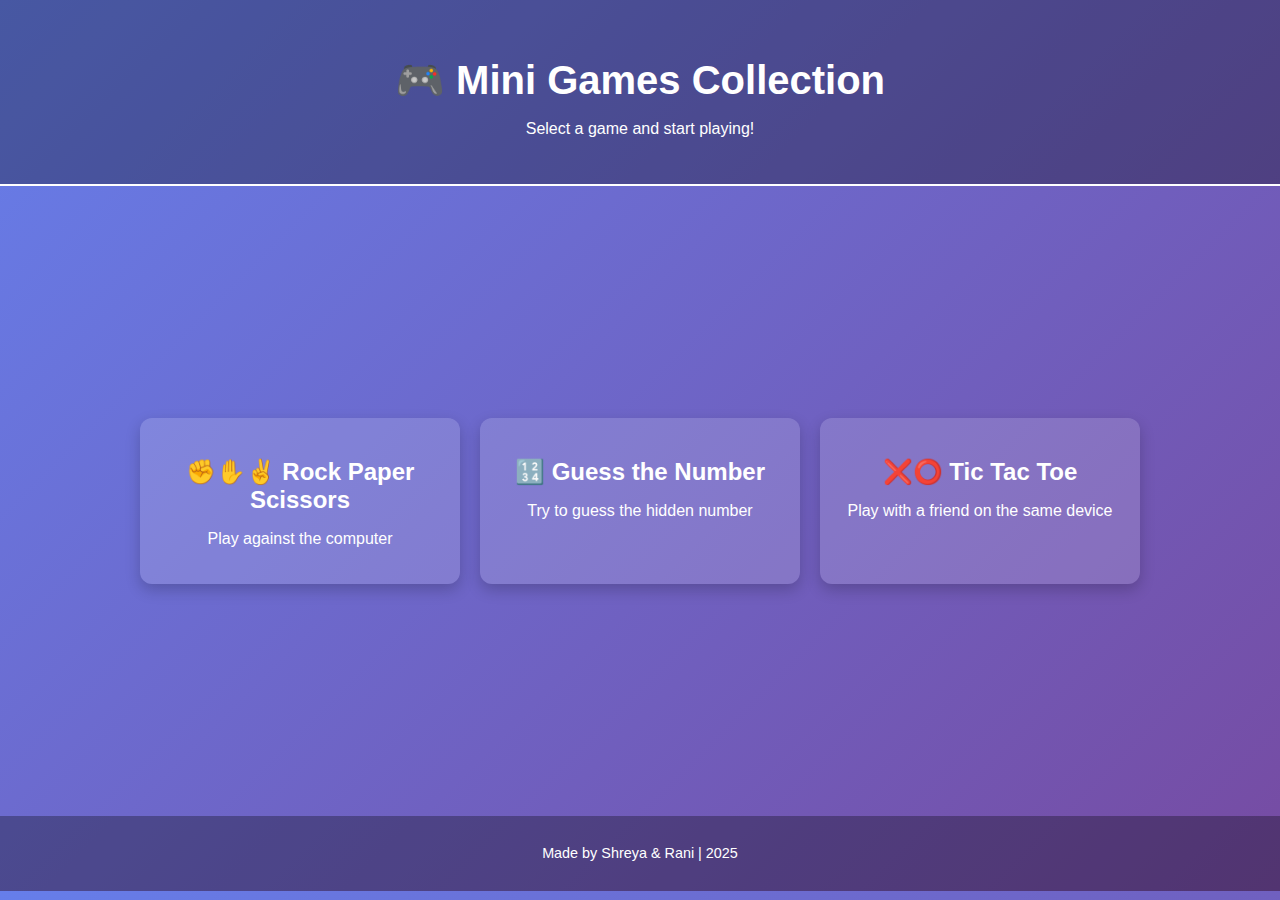
<file: index.html>
<!DOCTYPE html>
<html lang="en">
<head>
  <meta charset="UTF-8">
  <title>Mini Games Collection</title>
  <link rel="stylesheet" href="style.css">
</head>
<body>
  <header>
    <h1>🎮 Mini Games Collection</h1>
    <p>Select a game and start playing!</p>
  </header>

  <main>
    <div class="game-cards">
      <a href="rps.html" class="card">
        <h2>✊✋✌️ Rock Paper Scissors</h2>
        <p>Play against the computer</p>
      </a>

      <a href="guess.html" class="card">
        <h2>🔢 Guess the Number</h2>
        <p>Try to guess the hidden number</p>
      </a>

      <a href="ttt.html" class="card">
        <h2>❌⭕ Tic Tac Toe</h2>
        <p>Play with a friend on the same device</p>
      </a>
    </div>
  </main>

  <footer>
    <p>Made by Shreya & Rani | 2025</p>
  </footer>
</body>
</html>
</file>
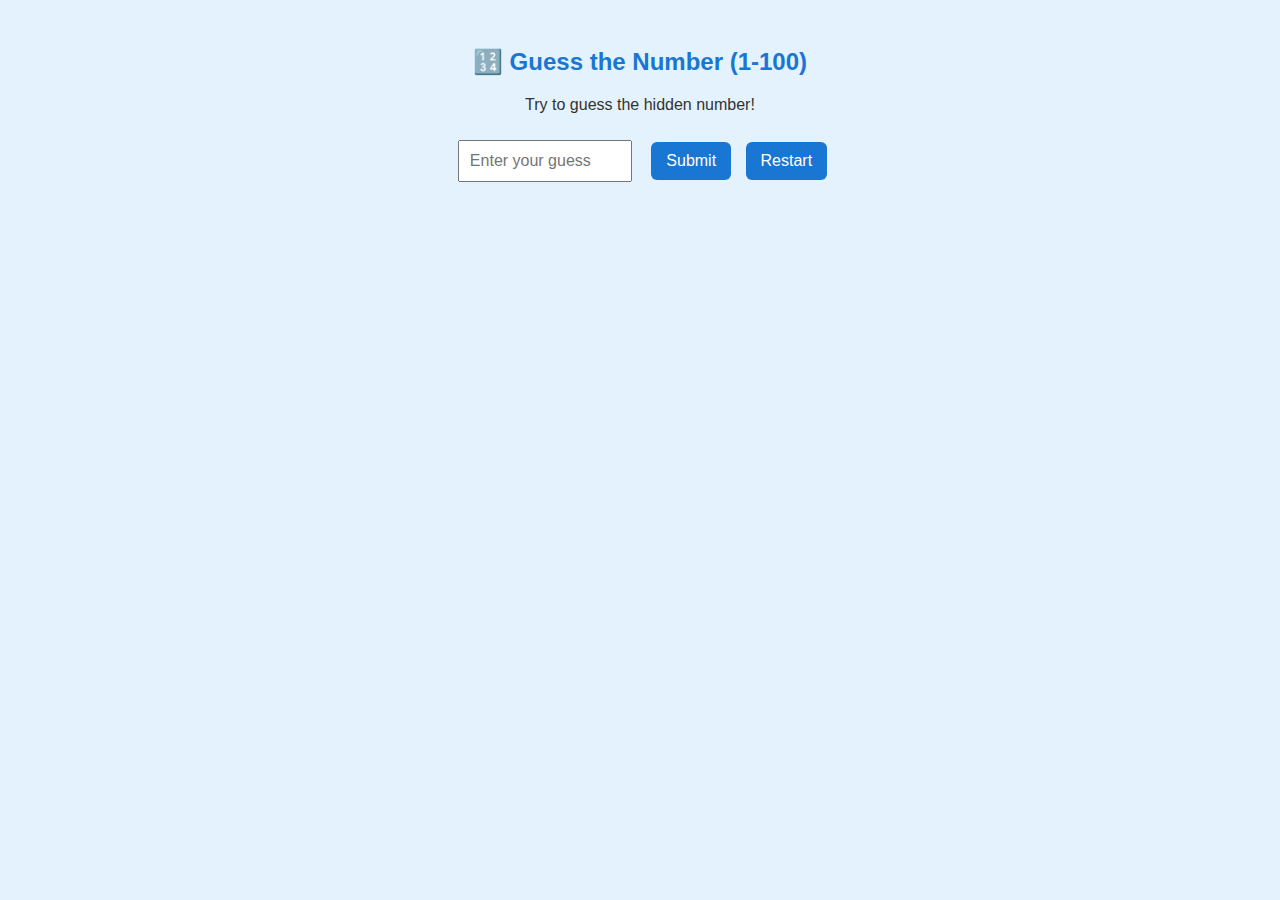
<file: guess.html>
<!DOCTYPE html>
<html lang="en">
<head>
  <meta charset="UTF-8">
  <title>Guess the Number</title>
  <link rel="stylesheet" href="guess.css">
</head>
<body>
  <h2>🔢 Guess the Number (1-100)</h2>
  <p>Try to guess the hidden number!</p>

  <input type="number" id="guess" placeholder="Enter your guess" min="1" max="100">
  <button onclick="checkGuess()">Submit</button>
  <button onclick="resetGame()">Restart</button>

  <div class="feedback">
    <p id="feedback"></p>
    <p id="attempts"></p>
  </div>

  <script src="guess.js"></script>
</body>
</html>
</file>
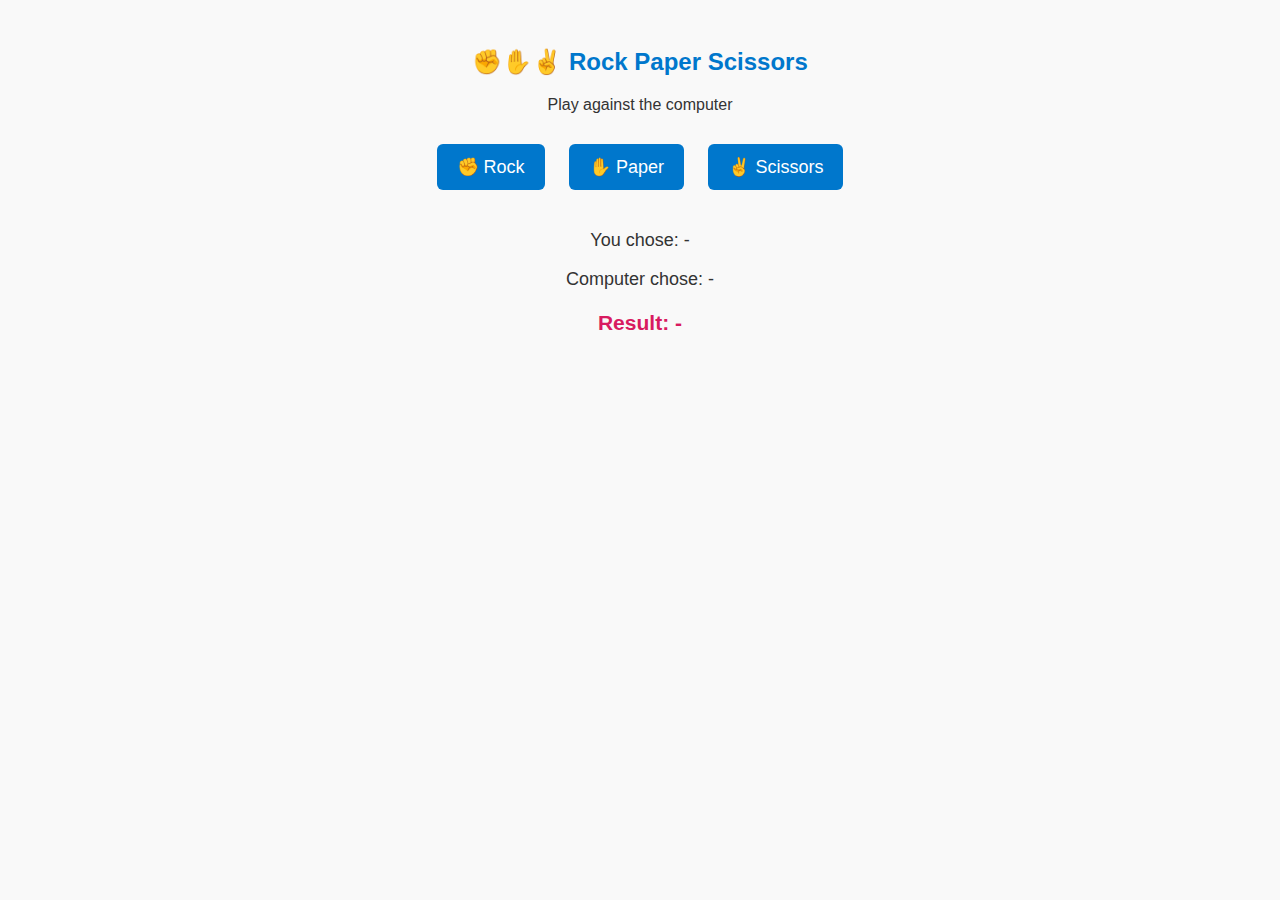
<file: rps.html>
<!DOCTYPE html>
<html lang="en">
<head>
  <meta charset="UTF-8">
  <title>Rock Paper Scissors</title>
  <link rel="stylesheet" href="rps.css">
</head>
<body>
  <h2>✊✋✌️ Rock Paper Scissors</h2>
  <p>Play against the computer</p>

  <div class="buttons">
    <button onclick="play('rock')">✊ Rock</button>
    <button onclick="play('paper')">✋ Paper</button>
    <button onclick="play('scissors')">✌️ Scissors</button>
  </div>

  <div class="results">
    <p id="user-choice">You chose: -</p>
    <p id="computer-choice">Computer chose: -</p>
    <h3 id="result">Result: -</h3>
  </div>

  <script src="rps.js"></script>
</body>
</html>
</file>
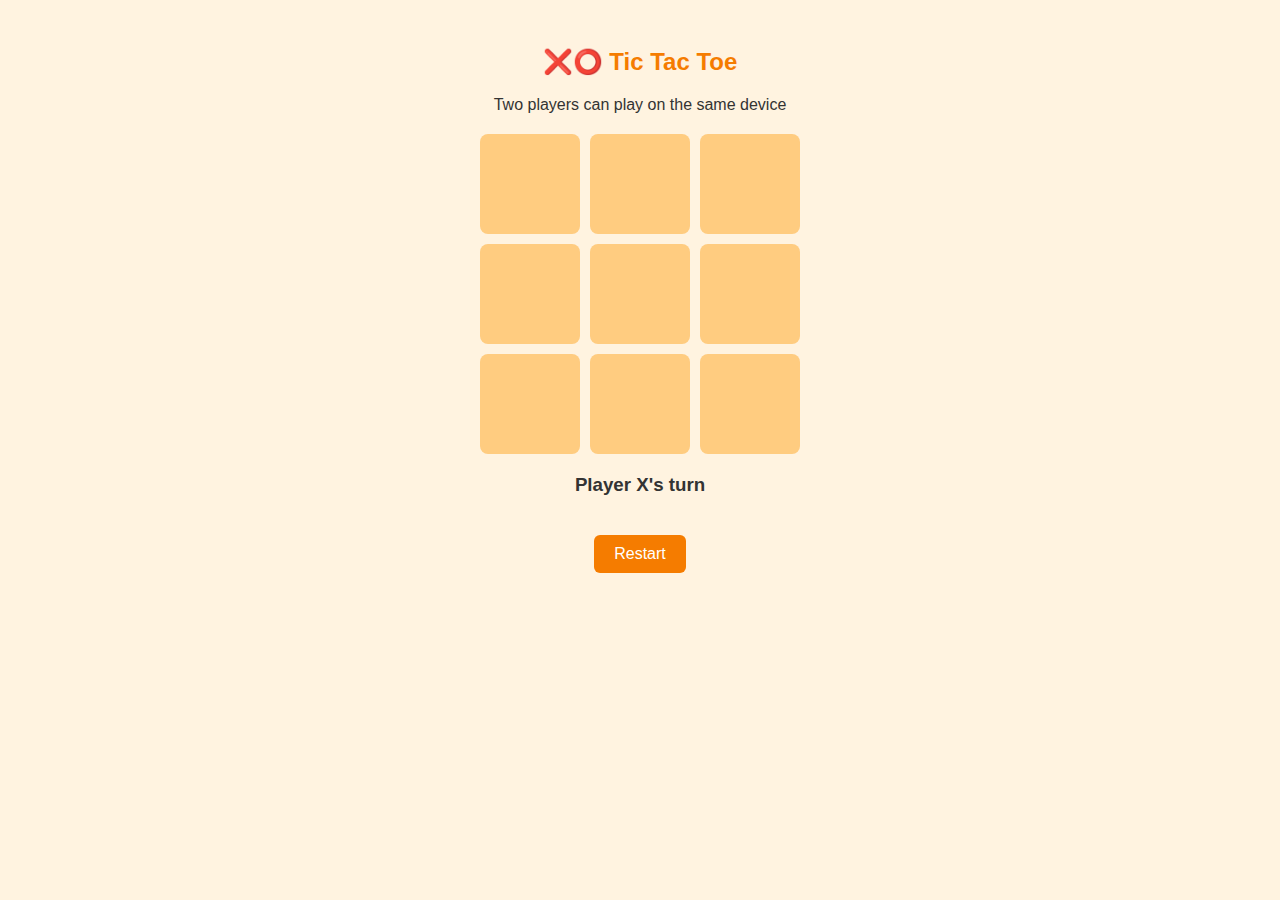
<file: ttt.html>
<!DOCTYPE html>
<html lang="en">
<head>
  <meta charset="UTF-8">
  <title>Tic Tac Toe</title>
  <link rel="stylesheet" href="ttt.css">
</head>
<body>
  <h2>❌⭕ Tic Tac Toe</h2>
  <p>Two players can play on the same device</p>

  <div class="board" id="board">
    <div class="cell" data-index="0"></div>
    <div class="cell" data-index="1"></div>
    <div class="cell" data-index="2"></div>
    <div class="cell" data-index="3"></div>
    <div class="cell" data-index="4"></div>
    <div class="cell" data-index="5"></div>
    <div class="cell" data-index="6"></div>
    <div class="cell" data-index="7"></div>
    <div class="cell" data-index="8"></div>
  </div>

  <h3 id="status">Player X's turn</h3>
  <button onclick="resetGame()">Restart</button>

  <script src="ttt.js"></script>
</body>
</html>
</file>
<file: style.css>
body {
  font-family: "Segoe UI", sans-serif;
  margin: 0;
  padding: 0;
  background: linear-gradient(135deg, #667eea, #764ba2);
  color: #fff;
  text-align: center;
}

header {
  padding: 30px 20px;
  background: rgba(0, 0, 0, 0.3);
  border-bottom: 2px solid #fff;
}

header h1 {
  font-size: 2.5rem;
  margin-bottom: 10px;
}

main {
  display: flex;
  justify-content: center;
  align-items: center;
  min-height: 70vh;
}

.game-cards {
  display: grid;
  grid-template-columns: repeat(auto-fit, minmax(280px, 1fr));
  gap: 20px;
  width: 90%;
  max-width: 1000px;
}

.card {
  background: rgba(255, 255, 255, 0.15);
  border-radius: 12px;
  padding: 20px;
  text-decoration: none;
  color: #fff;
  transition: transform 0.2s ease, background 0.3s ease;
  box-shadow: 0px 6px 15px rgba(0, 0, 0, 0.2);
}

.card:hover {
  background: rgba(255, 255, 255, 0.25);
  transform: translateY(-5px);
}

.card h2 {
  font-size: 1.5rem;
  margin-bottom: 10px;
}

footer {
  padding: 15px;
  background: rgba(0, 0, 0, 0.3);
  font-size: 0.9rem;
}
</file>
<file: guess.css>
body {
  font-family: "Segoe UI", sans-serif;
  text-align: center;
  background: #e3f2fd;
  color: #333;
  padding: 20px;
}

h2 {
  color: #1976d2;
}

input {
  padding: 10px;
  font-size: 16px;
  width: 150px;
  margin: 10px;
}

button {
  padding: 10px 15px;
  margin: 5px;
  font-size: 16px;
  background: #1976d2;
  color: white;
  border: none;
  border-radius: 6px;
  cursor: pointer;
  transition: background 0.3s;
}

button:hover {
  background: #0d47a1;
}

.feedback {
  margin-top: 20px;
  font-weight: bold;
  font-size: 18px;
}
</file>
<file: rps.css>
body {
  font-family: "Segoe UI", sans-serif;
  text-align: center;
  background: #f9f9f9;
  color: #333;
  padding: 20px;
}

h2 {
  color: #0077cc;
}

.buttons {
  margin: 20px;
}

button {
  margin: 10px;
  padding: 12px 20px;
  font-size: 18px;
  background: #0077cc;
  color: white;
  border: none;
  border-radius: 6px;
  cursor: pointer;
  transition: background 0.3s;
}

button:hover {
  background: #005fa3;
}

.results {
  margin-top: 30px;
  font-size: 18px;
}

h3 {
  color: #d81b60;
}
</file>
<file: ttt.css>
body {
  font-family: "Segoe UI", sans-serif;
  text-align: center;
  background: #fff3e0;
  color: #333;
  padding: 20px;
}

h2 {
  color: #f57c00;
}

.board {
  display: grid;
  grid-template-columns: repeat(3, 100px);
  grid-gap: 10px;
  margin: 20px auto;
  width: max-content;
}

.cell {
  width: 100px;
  height: 100px;
  background: #ffcc80;
  display: flex;
  align-items: center;
  justify-content: center;
  font-size: 2.5rem;
  cursor: pointer;
  border-radius: 8px;
  user-select: none;
  transition: background 0.3s;
}

.cell:hover {
  background: #ffa726;
}

button {
  margin-top: 20px;
  padding: 10px 20px;
  font-size: 16px;
  background: #f57c00;
  color: white;
  border: none;
  border-radius: 6px;
  cursor: pointer;
}

button:hover {
  background: #ef6c00;
}
</file>
